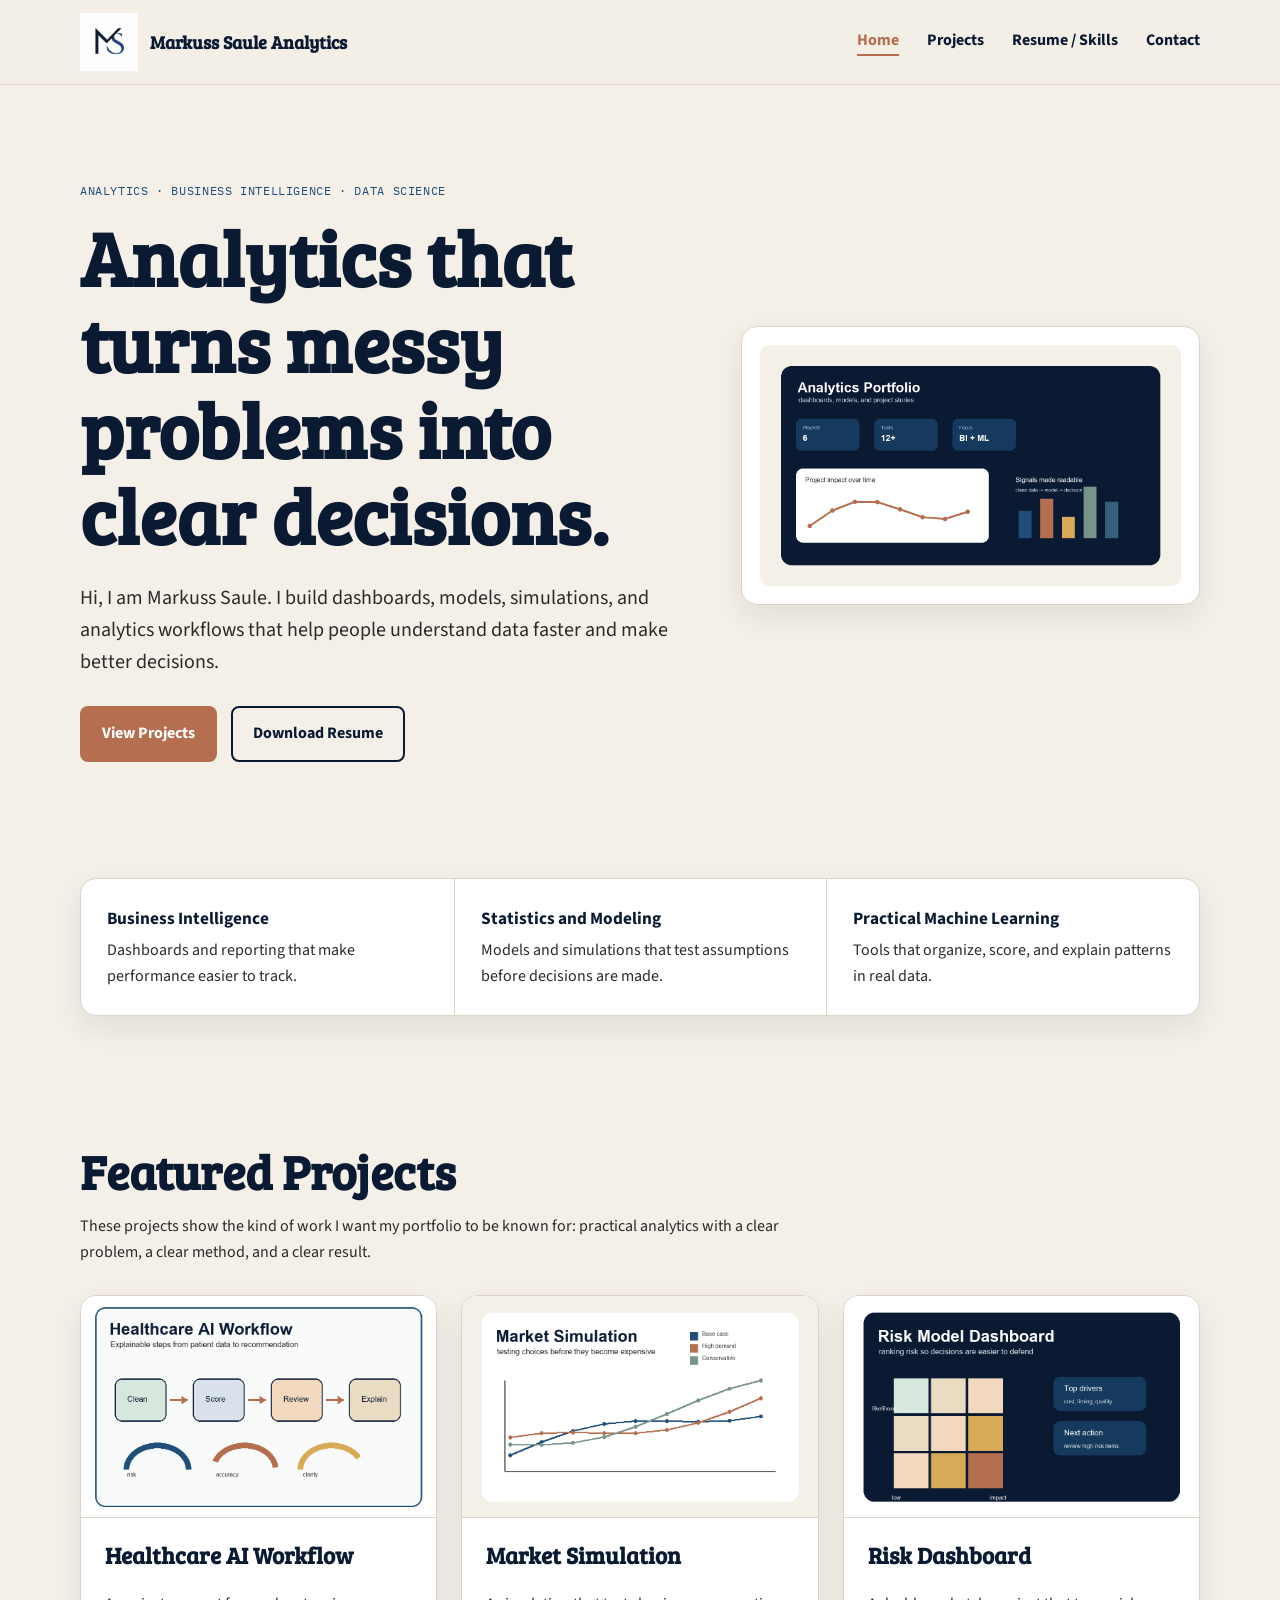
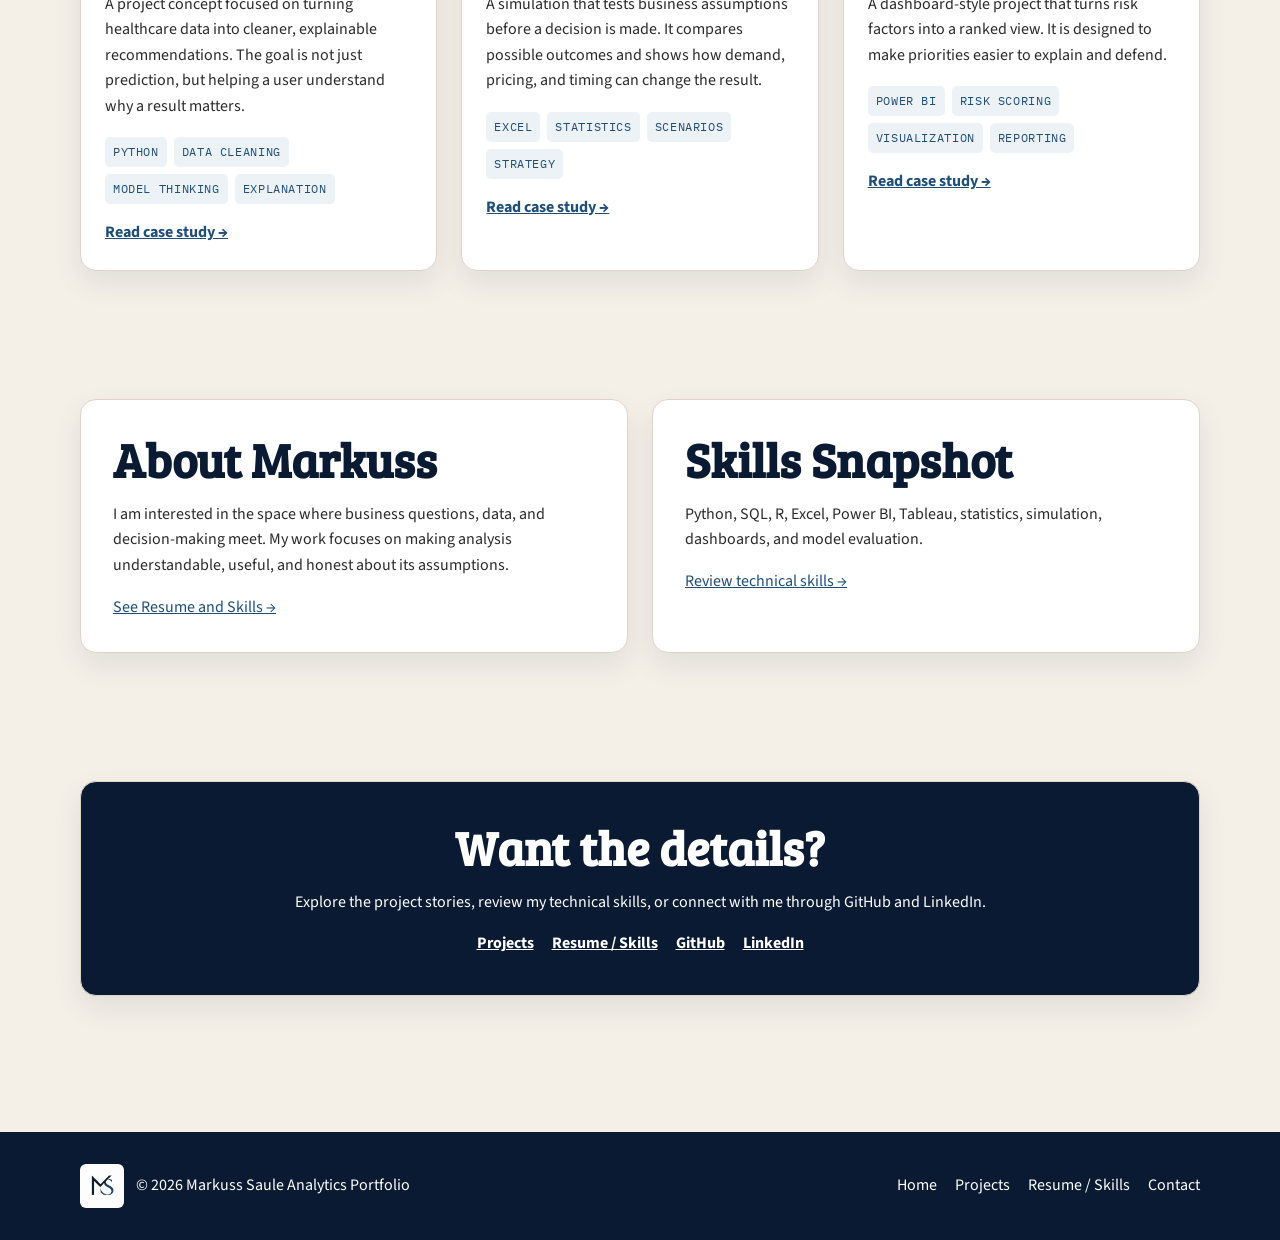
<file: index.html>
<!doctype html><html lang="en"><head><meta charset="utf-8"><meta name="viewport" content="width=device-width,initial-scale=1"><meta name="description" content="Markuss Saule analytics portfolio featuring dashboards, simulations, statistics, and machine learning projects."><title>Markuss Saule | Analytics Portfolio</title><link rel="stylesheet" href="styles.css"></head><body>
<header class="site-header"><div class="container nav-wrap"><a class="brand" href="index.html"><img src="assets/logo.png" alt="MS logo"><span>Markuss Saule Analytics</span></a><button class="menu-btn" aria-expanded="false">Menu</button><nav class="nav" aria-label="Main navigation"><a class="active" href="index.html">Home</a><a href="projects.html">Projects</a><a href="resume-skills.html">Resume / Skills</a><a href="resume-skills.html#contact">Contact</a></nav></div></header>
<main><section class="hero"><div class="container hero-grid"><div><p class="eyebrow">Analytics · Business Intelligence · Data Science</p><h1>Analytics that turns messy problems into clear decisions.</h1><p class="lead">Hi, I am Markuss Saule. I build dashboards, models, simulations, and analytics workflows that help people understand data faster and make better decisions.</p><div class="buttons"><a class="btn" href="projects.html">View Projects</a><a class="btn secondary" href="resume-skills.html#resume">Download Resume</a></div></div><div class="hero-image"><img src="assets/analytics-hero.png" alt="Analytics dashboard illustration with charts and performance cards"></div></div></section>
<section class="section"><div class="container"><div class="focus-bar"><div class="focus-item"><strong>Business Intelligence</strong><span>Dashboards and reporting that make performance easier to track.</span></div><div class="focus-item"><strong>Statistics and Modeling</strong><span>Models and simulations that test assumptions before decisions are made.</span></div><div class="focus-item"><strong>Practical Machine Learning</strong><span>Tools that organize, score, and explain patterns in real data.</span></div></div></div></section>
<section class="section"><div class="container"><div class="section-intro"><h2>Featured Projects</h2><p>These projects show the kind of work I want my portfolio to be known for: practical analytics with a clear problem, a clear method, and a clear result.</p></div><div class="projects-grid">
<article class="card"><img src="assets/project-healthcare.png" alt="Healthcare AI workflow diagram"><div class="card-body"><h3>Healthcare AI Workflow</h3><p>A project concept focused on turning healthcare data into cleaner, explainable recommendations. The goal is not just prediction, but helping a user understand why a result matters.</p><div class="tags"><span class="tag">Python</span><span class="tag">Data cleaning</span><span class="tag">Model thinking</span><span class="tag">Explanation</span></div><a class="card-link" href="projects.html#healthcare">Read case study →</a></div></article>
<article class="card"><img src="assets/project-market.png" alt="Market simulation line chart"><div class="card-body"><h3>Market Simulation</h3><p>A simulation that tests business assumptions before a decision is made. It compares possible outcomes and shows how demand, pricing, and timing can change the result.</p><div class="tags"><span class="tag">Excel</span><span class="tag">Statistics</span><span class="tag">Scenarios</span><span class="tag">Strategy</span></div><a class="card-link" href="projects.html#market">Read case study →</a></div></article>
<article class="card"><img src="assets/project-risk.png" alt="Risk model dashboard preview"><div class="card-body"><h3>Risk Dashboard</h3><p>A dashboard-style project that turns risk factors into a ranked view. It is designed to make priorities easier to explain and defend.</p><div class="tags"><span class="tag">Power BI</span><span class="tag">Risk scoring</span><span class="tag">Visualization</span><span class="tag">Reporting</span></div><a class="card-link" href="projects.html#risk">Read case study →</a></div></article></div></div></section>
<section class="section"><div class="container split"><div class="panel"><h2>About Markuss</h2><p>I am interested in the space where business questions, data, and decision-making meet. My work focuses on making analysis understandable, useful, and honest about its assumptions.</p><a href="resume-skills.html">See Resume and Skills →</a></div><div class="panel"><h2>Skills Snapshot</h2><p>Python, SQL, R, Excel, Power BI, Tableau, statistics, simulation, dashboards, and model evaluation.</p><a href="resume-skills.html#skills">Review technical skills →</a></div></div></section>
<section class="section"><div class="container cta"><h2>Want the details?</h2><p>Explore the project stories, review my technical skills, or connect with me through GitHub and LinkedIn.</p><div class="link-row"><a href="projects.html">Projects</a><a href="resume-skills.html">Resume / Skills</a><a href="#">GitHub</a><a href="#">LinkedIn</a></div></div></section></main>
<footer><div class="container footer-wrap"><div class="footer-brand"><img src="assets/logo.png" alt="MS logo"><span>© 2026 Markuss Saule Analytics Portfolio</span></div><div class="footer-links"><a href="index.html">Home</a><a href="projects.html">Projects</a><a href="resume-skills.html">Resume / Skills</a><a href="resume-skills.html#contact">Contact</a></div></div></footer><script src="script.js"></script></body></html>
</file>
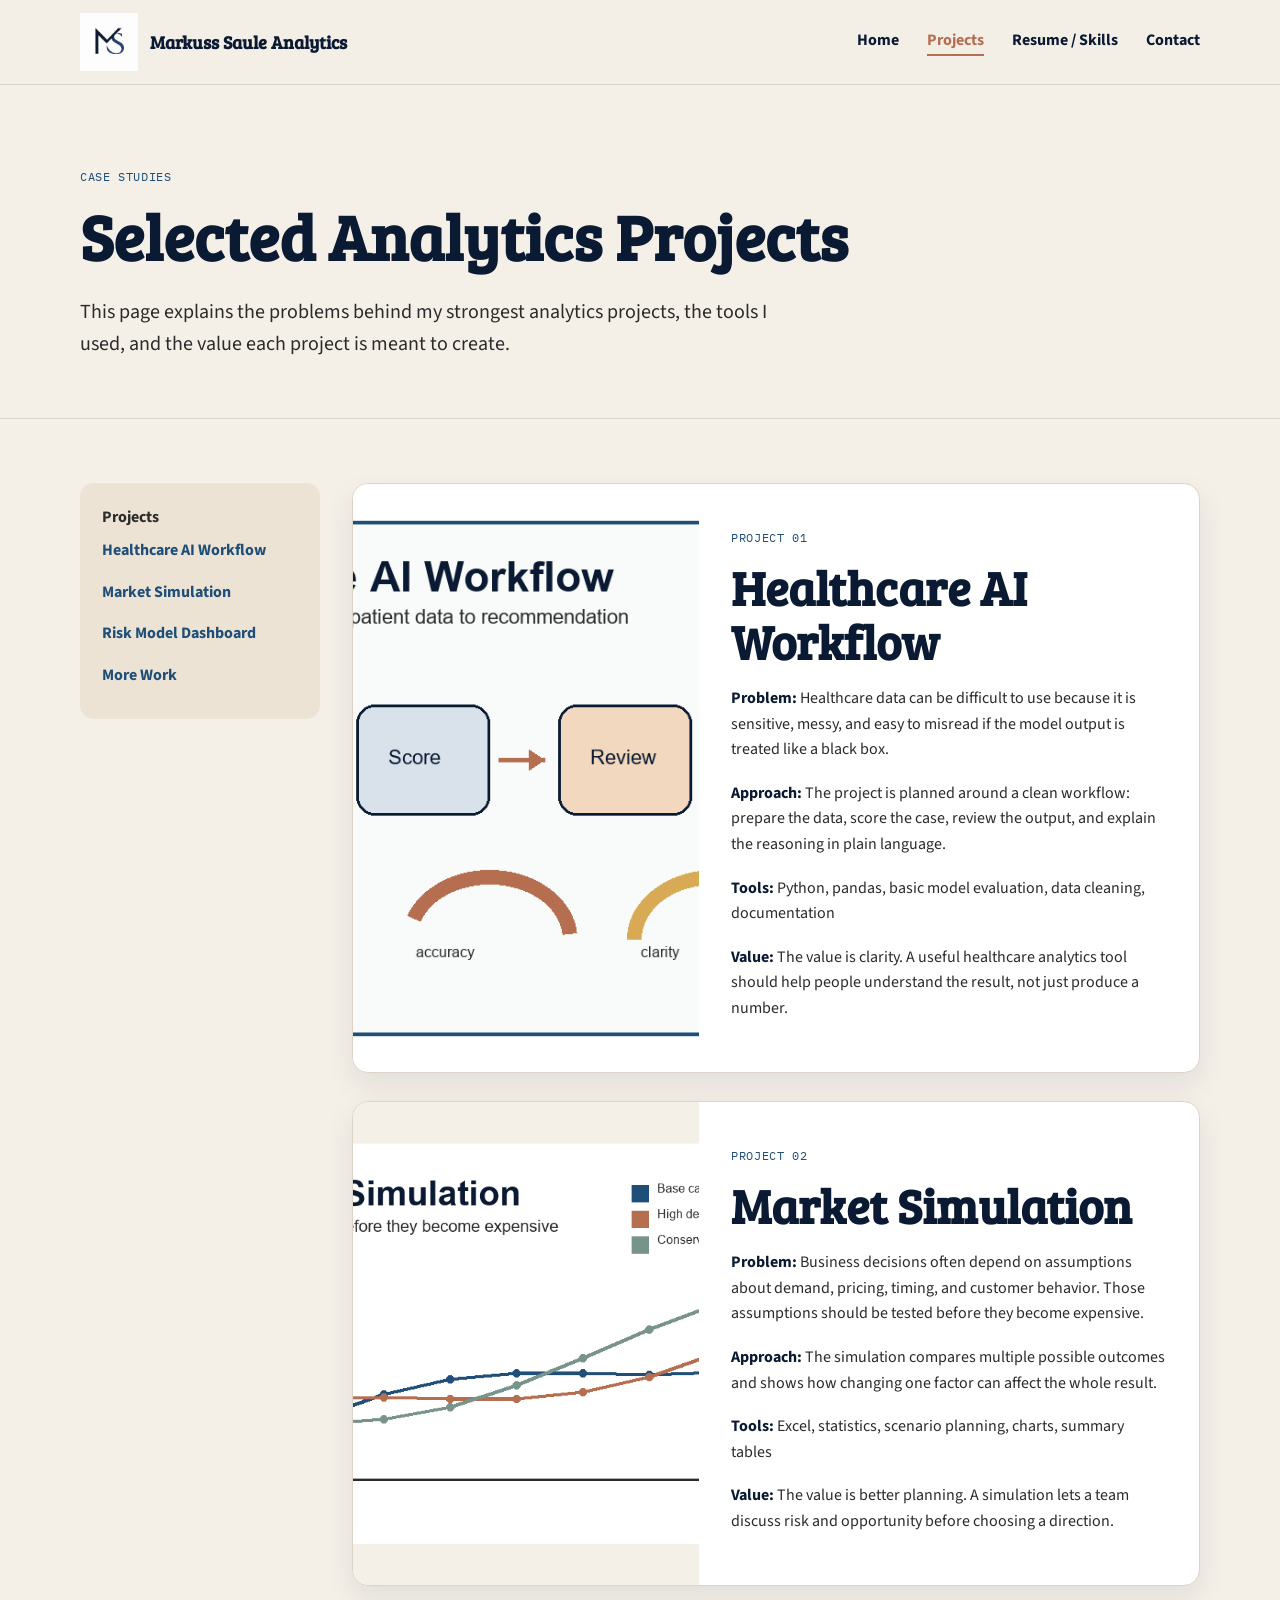
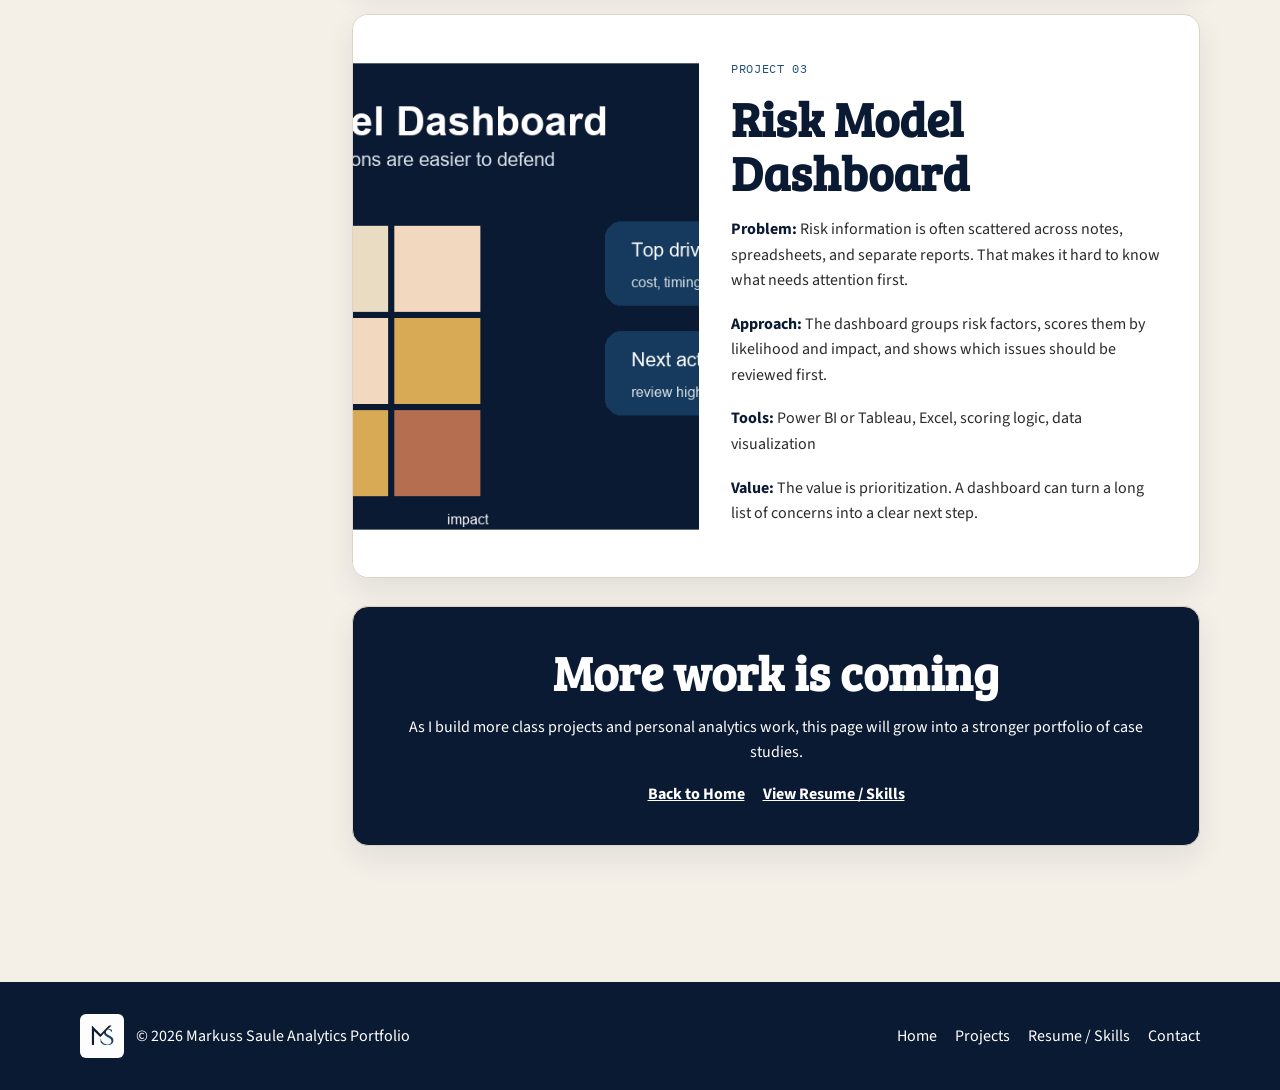
<file: projects.html>
<!doctype html><html lang="en"><head><meta charset="utf-8"><meta name="viewport" content="width=device-width,initial-scale=1"><meta name="description" content="Selected analytics case studies by Markuss Saule."><title>Projects | Markuss Saule</title><link rel="stylesheet" href="styles.css"></head><body>
<header class="site-header"><div class="container nav-wrap"><a class="brand" href="index.html"><img src="assets/logo.png" alt="MS logo"><span>Markuss Saule Analytics</span></a><button class="menu-btn" aria-expanded="false">Menu</button><nav class="nav"><a href="index.html">Home</a><a class="active" href="projects.html">Projects</a><a href="resume-skills.html">Resume / Skills</a><a href="resume-skills.html#contact">Contact</a></nav></div></header>
<main><section class="page-hero"><div class="container"><p class="eyebrow">Case Studies</p><h1>Selected Analytics Projects</h1><p class="lead">This page explains the problems behind my strongest analytics projects, the tools I used, and the value each project is meant to create.</p></div></section>
<section class="section"><div class="container content-layout"><aside class="side-nav"><strong>Projects</strong><a href="#healthcare">Healthcare AI Workflow</a><a href="#market">Market Simulation</a><a href="#risk">Risk Model Dashboard</a><a href="#more">More Work</a></aside><div>
<article class="case-study" id="healthcare"><div class="case-study-grid"><img src="assets/project-healthcare.png" alt="Healthcare AI workflow diagram"><div class="case-copy"><p class="eyebrow">Project 01</p><h2>Healthcare AI Workflow</h2><p class="detail"><strong>Problem:</strong> Healthcare data can be difficult to use because it is sensitive, messy, and easy to misread if the model output is treated like a black box.</p><p class="detail"><strong>Approach:</strong> The project is planned around a clean workflow: prepare the data, score the case, review the output, and explain the reasoning in plain language.</p><p class="detail"><strong>Tools:</strong> Python, pandas, basic model evaluation, data cleaning, documentation</p><p class="detail"><strong>Value:</strong> The value is clarity. A useful healthcare analytics tool should help people understand the result, not just produce a number.</p></div></div></article>
<article class="case-study" id="market"><div class="case-study-grid"><img src="assets/project-market.png" alt="Market simulation chart comparing multiple scenarios"><div class="case-copy"><p class="eyebrow">Project 02</p><h2>Market Simulation</h2><p class="detail"><strong>Problem:</strong> Business decisions often depend on assumptions about demand, pricing, timing, and customer behavior. Those assumptions should be tested before they become expensive.</p><p class="detail"><strong>Approach:</strong> The simulation compares multiple possible outcomes and shows how changing one factor can affect the whole result.</p><p class="detail"><strong>Tools:</strong> Excel, statistics, scenario planning, charts, summary tables</p><p class="detail"><strong>Value:</strong> The value is better planning. A simulation lets a team discuss risk and opportunity before choosing a direction.</p></div></div></article>
<article class="case-study" id="risk"><div class="case-study-grid"><img src="assets/project-risk.png" alt="Risk model dashboard preview with likelihood and impact matrix"><div class="case-copy"><p class="eyebrow">Project 03</p><h2>Risk Model Dashboard</h2><p class="detail"><strong>Problem:</strong> Risk information is often scattered across notes, spreadsheets, and separate reports. That makes it hard to know what needs attention first.</p><p class="detail"><strong>Approach:</strong> The dashboard groups risk factors, scores them by likelihood and impact, and shows which issues should be reviewed first.</p><p class="detail"><strong>Tools:</strong> Power BI or Tableau, Excel, scoring logic, data visualization</p><p class="detail"><strong>Value:</strong> The value is prioritization. A dashboard can turn a long list of concerns into a clear next step.</p></div></div></article>
<div class="cta" id="more"><h2>More work is coming</h2><p>As I build more class projects and personal analytics work, this page will grow into a stronger portfolio of case studies.</p><div class="link-row"><a href="index.html">Back to Home</a><a href="resume-skills.html">View Resume / Skills</a></div></div></div></div></section></main>
<footer><div class="container footer-wrap"><div class="footer-brand"><img src="assets/logo.png" alt="MS logo"><span>© 2026 Markuss Saule Analytics Portfolio</span></div><div class="footer-links"><a href="index.html">Home</a><a href="projects.html">Projects</a><a href="resume-skills.html">Resume / Skills</a><a href="resume-skills.html#contact">Contact</a></div></div></footer><script src="script.js"></script></body></html>
</file>
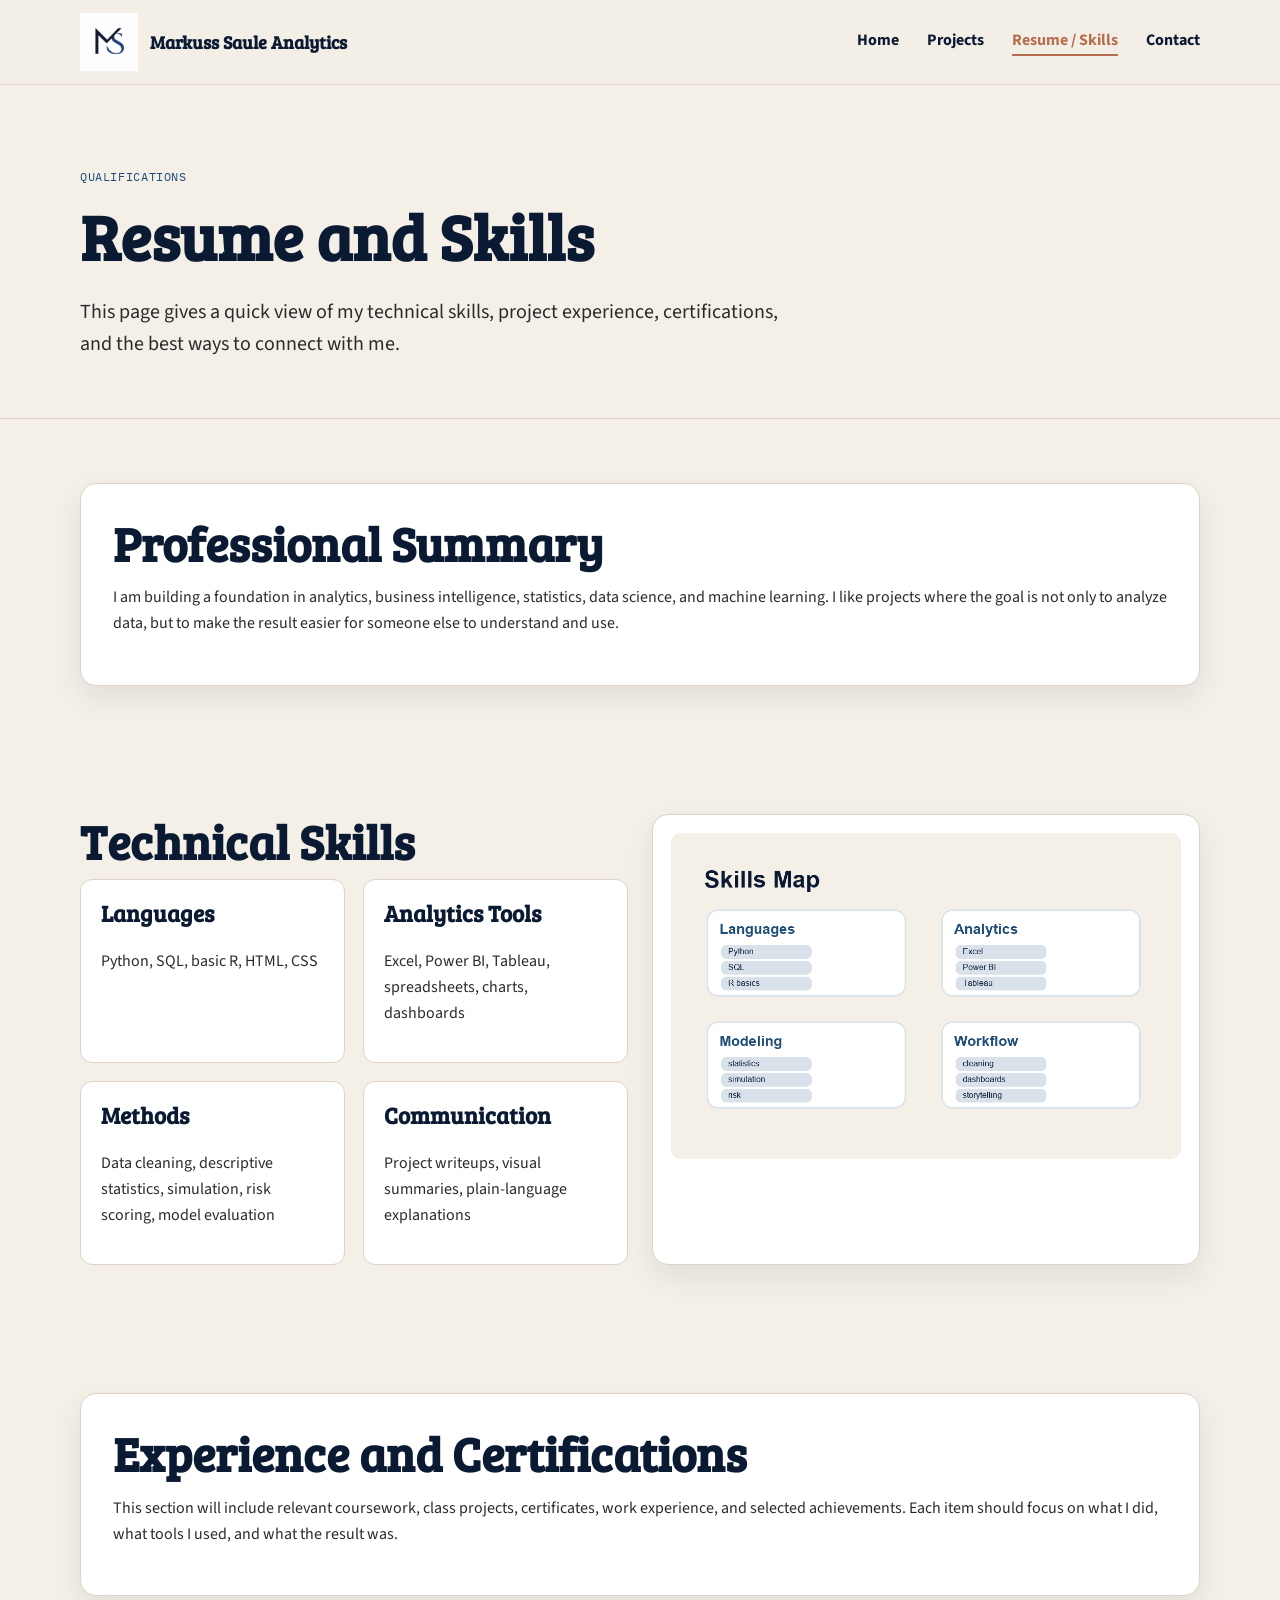
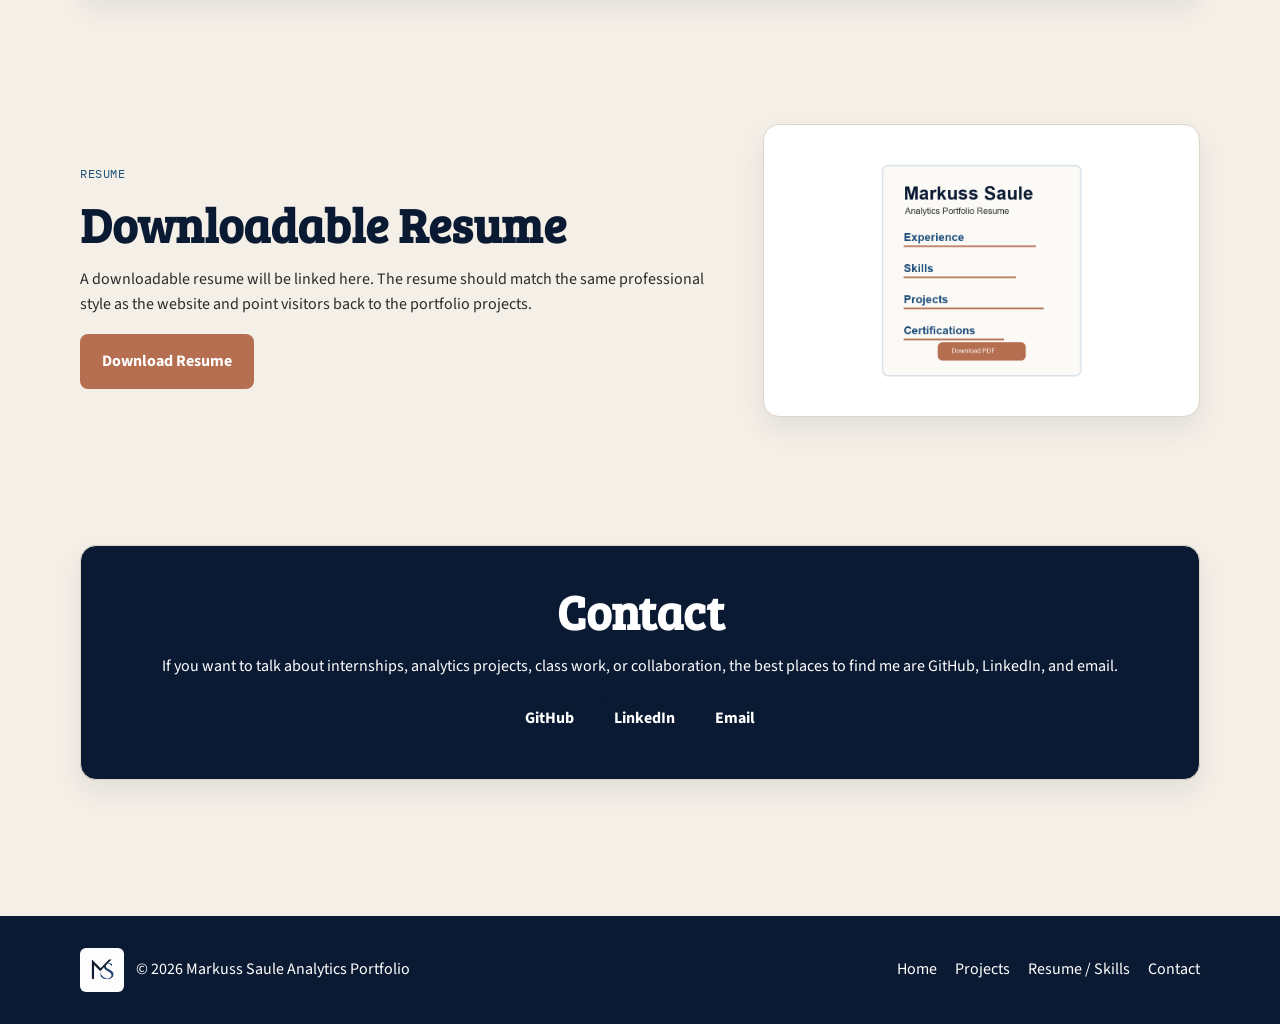
<file: resume-skills.html>
<!doctype html><html lang="en"><head><meta charset="utf-8"><meta name="viewport" content="width=device-width,initial-scale=1"><meta name="description" content="Resume, technical skills, experience, and contact information for Markuss Saule."><title>Resume & Skills | Markuss Saule</title><link rel="stylesheet" href="styles.css"></head><body>
<header class="site-header"><div class="container nav-wrap"><a class="brand" href="index.html"><img src="assets/logo.png" alt="MS logo"><span>Markuss Saule Analytics</span></a><button class="menu-btn" aria-expanded="false">Menu</button><nav class="nav"><a href="index.html">Home</a><a href="projects.html">Projects</a><a class="active" href="resume-skills.html">Resume / Skills</a><a href="#contact">Contact</a></nav></div></header>
<main><section class="page-hero"><div class="container"><p class="eyebrow">Qualifications</p><h1>Resume and Skills</h1><p class="lead">This page gives a quick view of my technical skills, project experience, certifications, and the best ways to connect with me.</p></div></section>
<section class="section"><div class="container"><div class="panel"><h2>Professional Summary</h2><p>I am building a foundation in analytics, business intelligence, statistics, data science, and machine learning. I like projects where the goal is not only to analyze data, but to make the result easier for someone else to understand and use.</p></div></div></section>
<section class="section" id="skills"><div class="container skills-grid"><div><h2>Technical Skills</h2><div class="skill-list"><div class="skill-box"><h3>Languages</h3><p>Python, SQL, basic R, HTML, CSS</p></div><div class="skill-box"><h3>Analytics Tools</h3><p>Excel, Power BI, Tableau, spreadsheets, charts, dashboards</p></div><div class="skill-box"><h3>Methods</h3><p>Data cleaning, descriptive statistics, simulation, risk scoring, model evaluation</p></div><div class="skill-box"><h3>Communication</h3><p>Project writeups, visual summaries, plain-language explanations</p></div></div></div><div class="hero-image"><img src="assets/skills-map.png" alt="Skills map showing languages, analytics, modeling, and workflow categories"></div></div></section>
<section class="section"><div class="container panel"><h2>Experience and Certifications</h2><p>This section will include relevant coursework, class projects, certificates, work experience, and selected achievements. Each item should focus on what I did, what tools I used, and what the result was.</p></div></section>
<section class="section" id="resume"><div class="container resume-grid"><div><p class="eyebrow">Resume</p><h2>Downloadable Resume</h2><p>A downloadable resume will be linked here. The resume should match the same professional style as the website and point visitors back to the portfolio projects.</p><a class="btn" href="assets/resume-preview.png" download>Download Resume</a></div><div class="hero-image"><img src="assets/resume-preview.png" alt="Preview of Markuss Saule resume"></div></div></section>
<section class="section" id="contact"><div class="container cta"><h2>Contact</h2><p>If you want to talk about internships, analytics projects, class work, or collaboration, the best places to find me are GitHub, LinkedIn, and email.</p><div class="contact-links" style="justify-content:center"><a href="#">GitHub</a><a href="#">LinkedIn</a><a href="mailto:markuss@example.com">Email</a></div></div></section></main>
<footer><div class="container footer-wrap"><div class="footer-brand"><img src="assets/logo.png" alt="MS logo"><span>© 2026 Markuss Saule Analytics Portfolio</span></div><div class="footer-links"><a href="index.html">Home</a><a href="projects.html">Projects</a><a href="resume-skills.html">Resume / Skills</a><a href="#contact">Contact</a></div></div></footer><script src="script.js"></script></body></html>
</file>
<file: styles.css>
@import url('https://fonts.googleapis.com/css2?family=Bree+Serif&family=IBM+Plex+Mono:wght@500&family=Source+Sans+3:wght@400;600;700&display=swap');

:root{--navy:#0B1A33;--blue:#1F4E79;--clay:#B56F50;--paper:#F4EFE7;--white:#fff;--graphite:#2B2B2B;--muted:#6d6a66;--line:#ddd4c7;--shadow:0 12px 30px rgba(11,26,51,.08)}
*{box-sizing:border-box}html{scroll-behavior:smooth}body{margin:0;background:var(--paper);color:var(--graphite);font-family:'Source Sans 3',Arial,sans-serif;line-height:1.6}img{max-width:100%;display:block}a{color:var(--blue)}
.container{width:min(1120px,92%);margin:auto}.site-header{background:rgba(244,239,231,.96);border-bottom:1px solid var(--line);position:sticky;top:0;z-index:20;backdrop-filter:blur(10px)}.nav-wrap{min-height:84px;display:flex;align-items:center;justify-content:space-between;gap:28px}.brand{display:flex;align-items:center;gap:12px;color:var(--navy);text-decoration:none;font-weight:700}.brand img{width:58px;height:58px;object-fit:contain}.brand span{font-family:'Bree Serif';font-size:1.15rem}.nav{display:flex;gap:28px;align-items:center}.nav a{color:var(--navy);text-decoration:none;font-weight:700;border-bottom:2px solid transparent}.nav a:hover,.nav a.active{color:var(--clay);border-color:var(--clay)}.menu-btn{display:none;border:0;background:var(--navy);color:#fff;padding:.65rem .8rem;border-radius:8px;font-weight:700}
.hero{padding:84px 0 52px}.hero-grid{display:grid;grid-template-columns:1.2fr .9fr;gap:48px;align-items:center}.eyebrow,.tag{font-family:'IBM Plex Mono';font-size:.78rem;letter-spacing:.05em;text-transform:uppercase;color:var(--blue)}h1,h2,h3{font-family:'Bree Serif';color:var(--navy);line-height:1.12;margin-top:0}h1{font-size:clamp(2.7rem,6vw,5.2rem);margin-bottom:24px}h2{font-size:clamp(2rem,4vw,3rem);margin-bottom:12px}h3{font-size:1.45rem}.lead{font-size:1.25rem;max-width:720px}.buttons{display:flex;flex-wrap:wrap;gap:14px;margin-top:28px}.btn{display:inline-flex;align-items:center;justify-content:center;padding:13px 20px;border-radius:8px;text-decoration:none;font-weight:700;border:2px solid var(--clay);background:var(--clay);color:#fff}.btn.secondary{background:transparent;color:var(--navy);border-color:var(--navy)}.btn:hover{transform:translateY(-1px);filter:brightness(.97)}.hero-image,.card,.focus-bar,.panel,.cta{background:var(--white);border:1px solid var(--line);border-radius:16px;box-shadow:var(--shadow)}.hero-image{padding:18px}.hero-image img{border-radius:10px;width:100%}
.section{padding:64px 0}.section-intro{max-width:760px;margin-bottom:30px}.focus-bar{display:grid;grid-template-columns:repeat(3,1fr);overflow:hidden}.focus-item{padding:26px}.focus-item+ .focus-item{border-left:1px solid var(--line)}.focus-item strong{display:block;color:var(--navy);font-size:1.08rem;margin-bottom:6px}.projects-grid{display:grid;grid-template-columns:repeat(3,1fr);gap:24px}.card{overflow:hidden}.card img{width:100%;aspect-ratio:16/10;object-fit:cover;border-bottom:1px solid var(--line)}.card-body{padding:24px}.tags{display:flex;flex-wrap:wrap;gap:7px;margin-top:18px}.tag{background:#edf2f6;padding:5px 8px;border-radius:5px}.card-link{display:inline-block;margin-top:16px;font-weight:700}.split{display:grid;grid-template-columns:1fr 1fr;gap:24px}.panel{padding:32px}.cta{padding:38px;text-align:center;background:var(--navy);color:#fff}.cta h2{color:#fff}.cta a{color:#fff}.link-row{display:flex;justify-content:center;flex-wrap:wrap;gap:18px;font-weight:700}
.page-hero{padding:70px 0 38px;border-bottom:1px solid var(--line)}.page-hero h1{font-size:clamp(2.5rem,5vw,4.4rem)}.content-layout{display:grid;grid-template-columns:240px 1fr;gap:32px;align-items:start}.side-nav{position:sticky;top:108px;background:#ece3d5;padding:22px;border-radius:14px}.side-nav a{display:block;padding:8px 0;font-weight:700;text-decoration:none}.case-study{background:#fff;border:1px solid var(--line);border-radius:16px;overflow:hidden;margin-bottom:28px;box-shadow:var(--shadow)}.case-study-grid{display:grid;grid-template-columns:.9fr 1.3fr}.case-study img{width:100%;height:100%;object-fit:cover;min-height:310px}.case-copy{padding:32px}.detail{margin:18px 0}.detail strong{color:var(--navy)}
.skills-grid{display:grid;grid-template-columns:1fr 1fr;gap:24px}.skill-list{display:grid;grid-template-columns:1fr 1fr;gap:18px}.skill-box{background:#fff;border:1px solid var(--line);border-radius:12px;padding:20px}.resume-grid{display:grid;grid-template-columns:1.2fr .8fr;gap:28px;align-items:center}.contact-links{display:flex;flex-wrap:wrap;gap:12px}.contact-links a{background:var(--navy);color:#fff;text-decoration:none;padding:10px 14px;border-radius:7px;font-weight:700}
footer{background:var(--navy);color:#fff;margin-top:72px;padding:32px 0}.footer-wrap{display:flex;align-items:center;justify-content:space-between;gap:20px}.footer-brand{display:flex;align-items:center;gap:12px}.footer-brand img{width:44px;height:44px;background:#fff;border-radius:6px}.footer-links{display:flex;flex-wrap:wrap;gap:18px}.footer-links a{color:#fff;text-decoration:none}
@media(max-width:850px){.menu-btn{display:block}.nav{display:none;position:absolute;top:84px;left:0;right:0;background:var(--paper);padding:20px 4%;flex-direction:column;align-items:flex-start;border-bottom:1px solid var(--line)}.nav.open{display:flex}.hero-grid,.split,.content-layout,.skills-grid,.resume-grid,.case-study-grid{grid-template-columns:1fr}.side-nav{position:static}.projects-grid{grid-template-columns:1fr 1fr}.focus-bar{grid-template-columns:1fr}.focus-item+ .focus-item{border-left:0;border-top:1px solid var(--line)}.case-study img{min-height:0}.footer-wrap{align-items:flex-start;flex-direction:column}}
@media(max-width:580px){.brand span{display:none}.hero{padding-top:52px}.projects-grid,.skill-list{grid-template-columns:1fr}.section{padding:48px 0}.buttons .btn{width:100%}.footer-links{flex-direction:column;gap:8px}}
</file>
